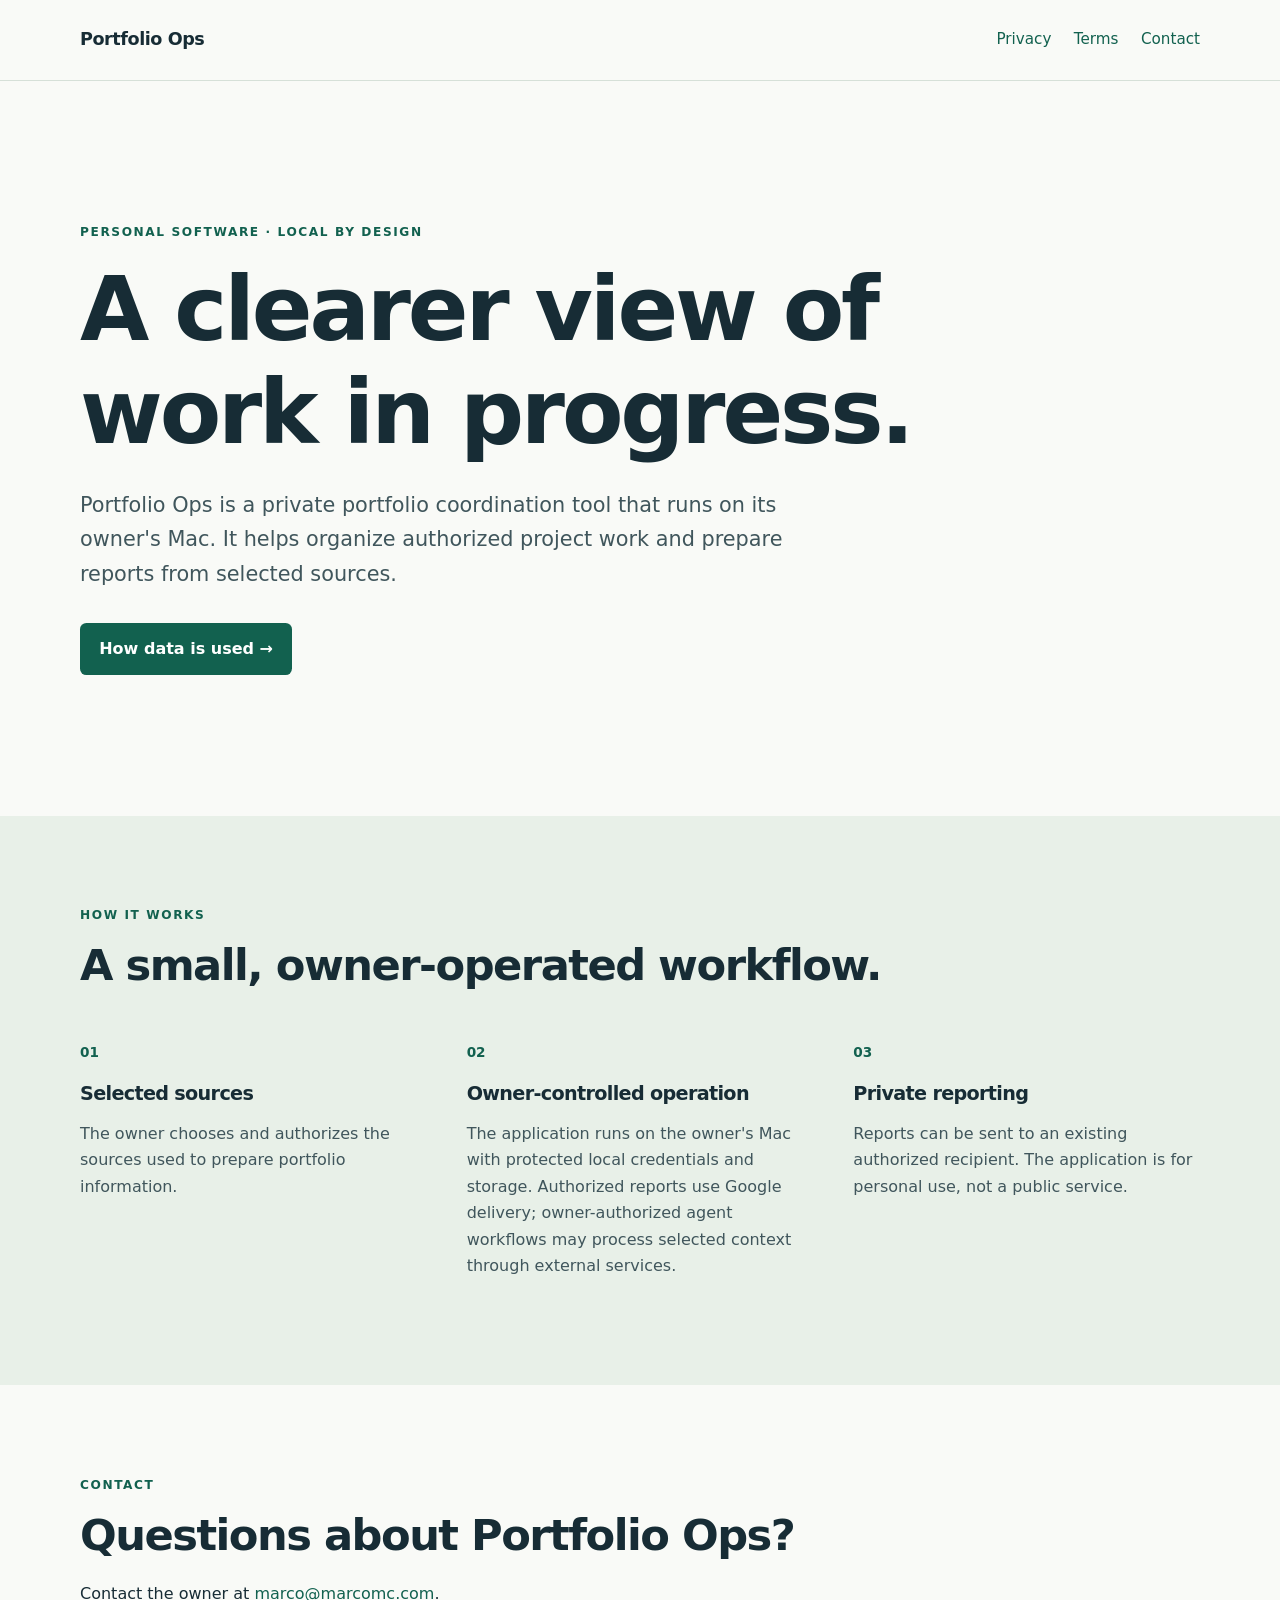
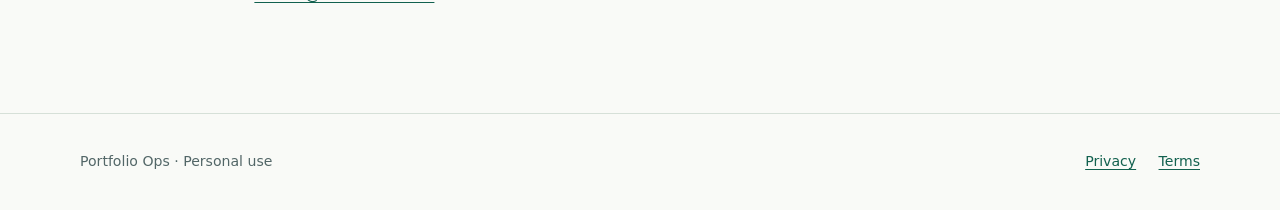
<file: index.html>
<!doctype html>
<html lang="en">
<head>
  <meta charset="utf-8">
  <meta name="viewport" content="width=device-width, initial-scale=1">
  <meta name="description" content="Portfolio Ops is a personal, local portfolio coordination tool.">
  <title>Portfolio Ops — Personal portfolio coordination</title>
  <link rel="stylesheet" href="style.css">
</head>
<body>
  <header class="site-header">
    <div class="shell header-inner">
      <a class="brand" href="index.html">Portfolio Ops</a>
      <nav aria-label="Main navigation">
        <a href="privacy.html">Privacy</a>
        <a href="terms.html">Terms</a>
        <a href="#contact">Contact</a>
      </nav>
    </div>
  </header>
  <main>
    <section class="hero shell">
      <p class="eyebrow">Personal software · Local by design</p>
      <h1>A clearer view of work in progress.</h1>
      <p class="lead">Portfolio Ops is a private portfolio coordination tool that runs on its owner's Mac. It helps organize authorized project work and prepare reports from selected sources.</p>
      <a class="button" href="privacy.html">How data is used <span aria-hidden="true">→</span></a>
    </section>
    <section class="section band" aria-labelledby="how-it-works">
      <div class="shell">
        <p class="eyebrow">How it works</p>
        <h2 id="how-it-works">A small, owner-operated workflow.</h2>
        <div class="grid">
          <article><span class="number">01</span><h3>Selected sources</h3><p>The owner chooses and authorizes the sources used to prepare portfolio information.</p></article>
          <article><span class="number">02</span><h3>Owner-controlled operation</h3><p>The application runs on the owner's Mac with protected local credentials and storage. Authorized reports use Google delivery; owner-authorized agent workflows may process selected context through external services.</p></article>
          <article><span class="number">03</span><h3>Private reporting</h3><p>Reports can be sent to an existing authorized recipient. The application is for personal use, not a public service.</p></article>
        </div>
      </div>
    </section>
    <section class="section shell" id="contact">
      <p class="eyebrow">Contact</p>
      <h2>Questions about Portfolio Ops?</h2>
      <p>Contact the owner at <a href="mailto:marco@marcomc.com">marco@marcomc.com</a>.</p>
    </section>
  </main>
  <footer><div class="shell footer-inner"><span>Portfolio Ops · Personal use</span><div><a href="privacy.html">Privacy</a><a href="terms.html">Terms</a></div></div></footer>
</body>
</html>
</file>
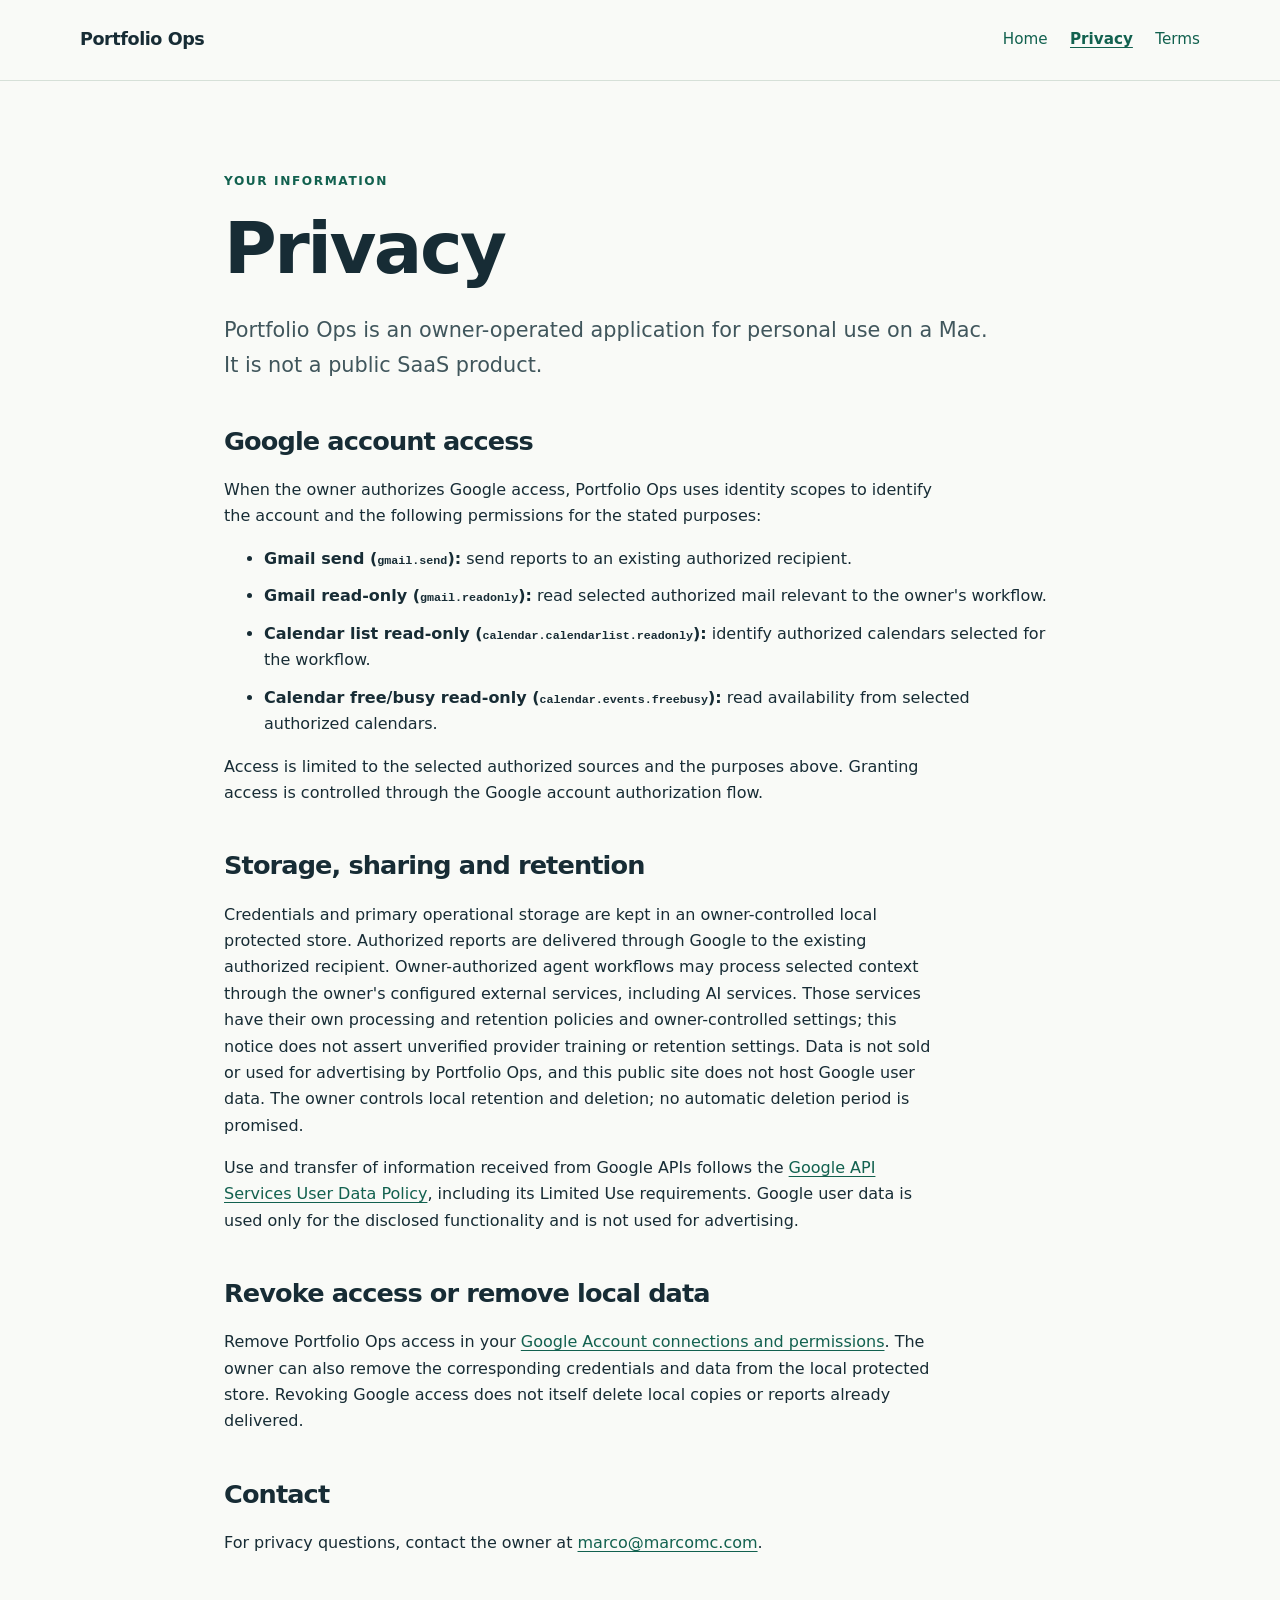
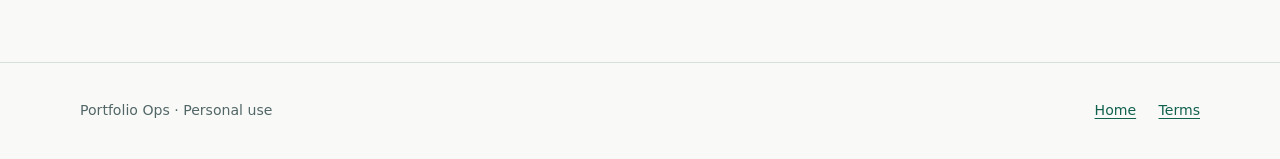
<file: privacy.html>
<!doctype html>
<html lang="en">
<head>
  <meta charset="utf-8">
  <meta name="viewport" content="width=device-width, initial-scale=1">
  <meta name="description" content="How the personal Portfolio Ops application uses and protects data.">
  <title>Privacy — Portfolio Ops</title>
  <link rel="stylesheet" href="style.css">
</head>
<body>
  <header class="site-header"><div class="shell header-inner"><a class="brand" href="index.html">Portfolio Ops</a><nav aria-label="Main navigation"><a href="index.html">Home</a><a href="privacy.html" aria-current="page">Privacy</a><a href="terms.html">Terms</a></nav></div></header>
  <main class="shell reading section">
    <p class="eyebrow">Your information</p>
    <h1>Privacy</h1>
    <p class="lead">Portfolio Ops is an owner-operated application for personal use on a Mac. It is not a public SaaS product.</p>
    <h2>Google account access</h2>
    <p>When the owner authorizes Google access, Portfolio Ops uses identity scopes to identify the account and the following permissions for the stated purposes:</p>
    <ul>
      <li><strong>Gmail send (<code>gmail.send</code>):</strong> send reports to an existing authorized recipient.</li>
      <li><strong>Gmail read-only (<code>gmail.readonly</code>):</strong> read selected authorized mail relevant to the owner's workflow.</li>
      <li><strong>Calendar list read-only (<code>calendar.calendarlist.readonly</code>):</strong> identify authorized calendars selected for the workflow.</li>
      <li><strong>Calendar free/busy read-only (<code>calendar.events.freebusy</code>):</strong> read availability from selected authorized calendars.</li>
    </ul>
    <p>Access is limited to the selected authorized sources and the purposes above. Granting access is controlled through the Google account authorization flow.</p>
    <h2>Storage, sharing and retention</h2>
    <p>Credentials and primary operational storage are kept in an owner-controlled local protected store. Authorized reports are delivered through Google to the existing authorized recipient. Owner-authorized agent workflows may process selected context through the owner's configured external services, including AI services. Those services have their own processing and retention policies and owner-controlled settings; this notice does not assert unverified provider training or retention settings. Data is not sold or used for advertising by Portfolio Ops, and this public site does not host Google user data. The owner controls local retention and deletion; no automatic deletion period is promised.</p>
    <p>Use and transfer of information received from Google APIs follows the <a href="https://developers.google.com/terms/api-services-user-data-policy">Google API Services User Data Policy</a>, including its Limited Use requirements. Google user data is used only for the disclosed functionality and is not used for advertising.</p>
    <h2>Revoke access or remove local data</h2>
    <p>Remove Portfolio Ops access in your <a href="https://myaccount.google.com/permissions">Google Account connections and permissions</a>. The owner can also remove the corresponding credentials and data from the local protected store. Revoking Google access does not itself delete local copies or reports already delivered.</p>
    <h2>Contact</h2>
    <p>For privacy questions, contact the owner at <a href="mailto:marco@marcomc.com">marco@marcomc.com</a>.</p>
  </main>
  <footer><div class="shell footer-inner"><span>Portfolio Ops · Personal use</span><div><a href="index.html">Home</a><a href="terms.html">Terms</a></div></div></footer>
</body>
</html>
</file>
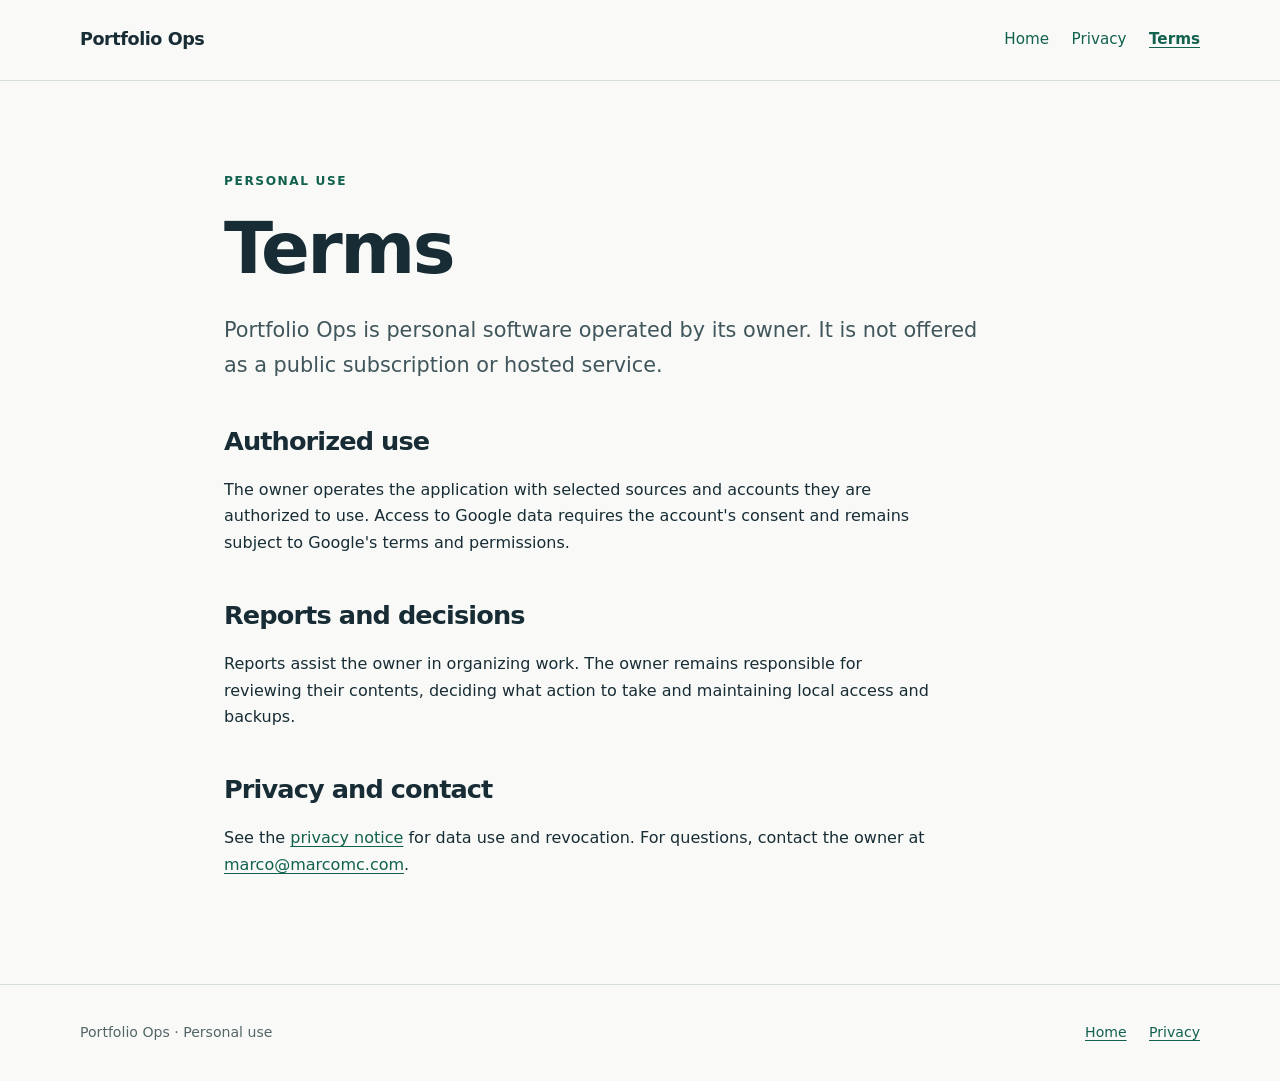
<file: terms.html>
<!doctype html>
<html lang="en">
<head>
  <meta charset="utf-8">
  <meta name="viewport" content="width=device-width, initial-scale=1">
  <meta name="description" content="Terms for the personal Portfolio Ops application.">
  <title>Terms — Portfolio Ops</title>
  <link rel="stylesheet" href="style.css">
</head>
<body>
  <header class="site-header"><div class="shell header-inner"><a class="brand" href="index.html">Portfolio Ops</a><nav aria-label="Main navigation"><a href="index.html">Home</a><a href="privacy.html">Privacy</a><a href="terms.html" aria-current="page">Terms</a></nav></div></header>
  <main class="shell reading section">
    <p class="eyebrow">Personal use</p>
    <h1>Terms</h1>
    <p class="lead">Portfolio Ops is personal software operated by its owner. It is not offered as a public subscription or hosted service.</p>
    <h2>Authorized use</h2>
    <p>The owner operates the application with selected sources and accounts they are authorized to use. Access to Google data requires the account's consent and remains subject to Google's terms and permissions.</p>
    <h2>Reports and decisions</h2>
    <p>Reports assist the owner in organizing work. The owner remains responsible for reviewing their contents, deciding what action to take and maintaining local access and backups.</p>
    <h2>Privacy and contact</h2>
    <p>See the <a href="privacy.html">privacy notice</a> for data use and revocation. For questions, contact the owner at <a href="mailto:marco@marcomc.com">marco@marcomc.com</a>.</p>
  </main>
  <footer><div class="shell footer-inner"><span>Portfolio Ops · Personal use</span><div><a href="index.html">Home</a><a href="privacy.html">Privacy</a></div></div></footer>
</body>
</html>
</file>
<file: style.css>
:root { color-scheme: light; font-family: system-ui, -apple-system, BlinkMacSystemFont, "Segoe UI", sans-serif; color: #172c35; background: #f9faf7; line-height: 1.65; }
* { box-sizing: border-box; }
body { margin: 0; }
a { color: #12614f; text-underline-offset: .18em; }
a:hover { color: #093f33; }
a:focus-visible { outline: 3px solid #c37529; outline-offset: 4px; }
.shell { width: min(100% - 3rem, 70rem); margin-inline: auto; }
.site-header { border-bottom: 1px solid #d6e0d8; background: #f9faf7; }
.header-inner, .footer-inner { display: flex; align-items: center; justify-content: space-between; gap: 1.5rem; }
.header-inner { min-height: 5rem; }
.brand { color: #172c35; font-size: 1.1rem; font-weight: 750; letter-spacing: -.025em; text-decoration: none; }
nav, .footer-inner div { display: flex; flex-wrap: wrap; gap: 1.4rem; }
nav a { font-size: .95rem; text-decoration: none; }
nav a[aria-current="page"] { font-weight: 700; text-decoration: underline; }
.hero { padding-block: clamp(5rem, 11vw, 9rem); }
.eyebrow { margin: 0 0 1rem; color: #12614f; font-size: .76rem; font-weight: 750; letter-spacing: .13em; text-transform: uppercase; }
h1, h2, h3 { line-height: 1.15; letter-spacing: -.035em; }
h1 { max-width: 14ch; margin: 0 0 1.5rem; font-size: clamp(2.8rem, 7vw, 5.6rem); }
h2 { margin: 0 0 1.3rem; font-size: clamp(1.8rem, 4vw, 2.7rem); }
h3 { margin: 1.1rem 0 .6rem; font-size: 1.2rem; }
p { max-width: 70ch; }
.lead { max-width: 58ch; margin: 0 0 2rem; color: #40565c; font-size: clamp(1.1rem, 2.1vw, 1.3rem); }
.button { display: inline-block; padding: .8rem 1.2rem; border-radius: .4rem; background: #12614f; color: #fff; font-weight: 650; text-decoration: none; }
.button:hover { background: #093f33; color: #fff; }
.section { padding-block: clamp(3.5rem, 7vw, 6rem); }
.band { background: #e8f0e8; }
.grid { display: grid; grid-template-columns: repeat(3, 1fr); gap: 2.5rem; margin-top: 3rem; }
.number { color: #12614f; font-size: .85rem; font-weight: 700; }
.grid p { color: #40565c; }
.reading { max-width: 52rem; }
.reading h1 { font-size: clamp(2.8rem, 6vw, 4.5rem); }
.reading h2 { margin-top: 2.8rem; font-size: 1.6rem; }
.reading li { margin-block: .7rem; }
code { overflow-wrap: anywhere; font-size: .9em; }
footer { border-top: 1px solid #d6e0d8; color: #526667; font-size: .88rem; }
.footer-inner { min-height: 6rem; }
@media (max-width: 640px) {
  .header-inner, .footer-inner { align-items: flex-start; flex-direction: column; justify-content: center; padding-block: 1.2rem; gap: .6rem; }
  .grid { grid-template-columns: 1fr; gap: 1.2rem; }
  nav { gap: 1rem; }
}
</file>
